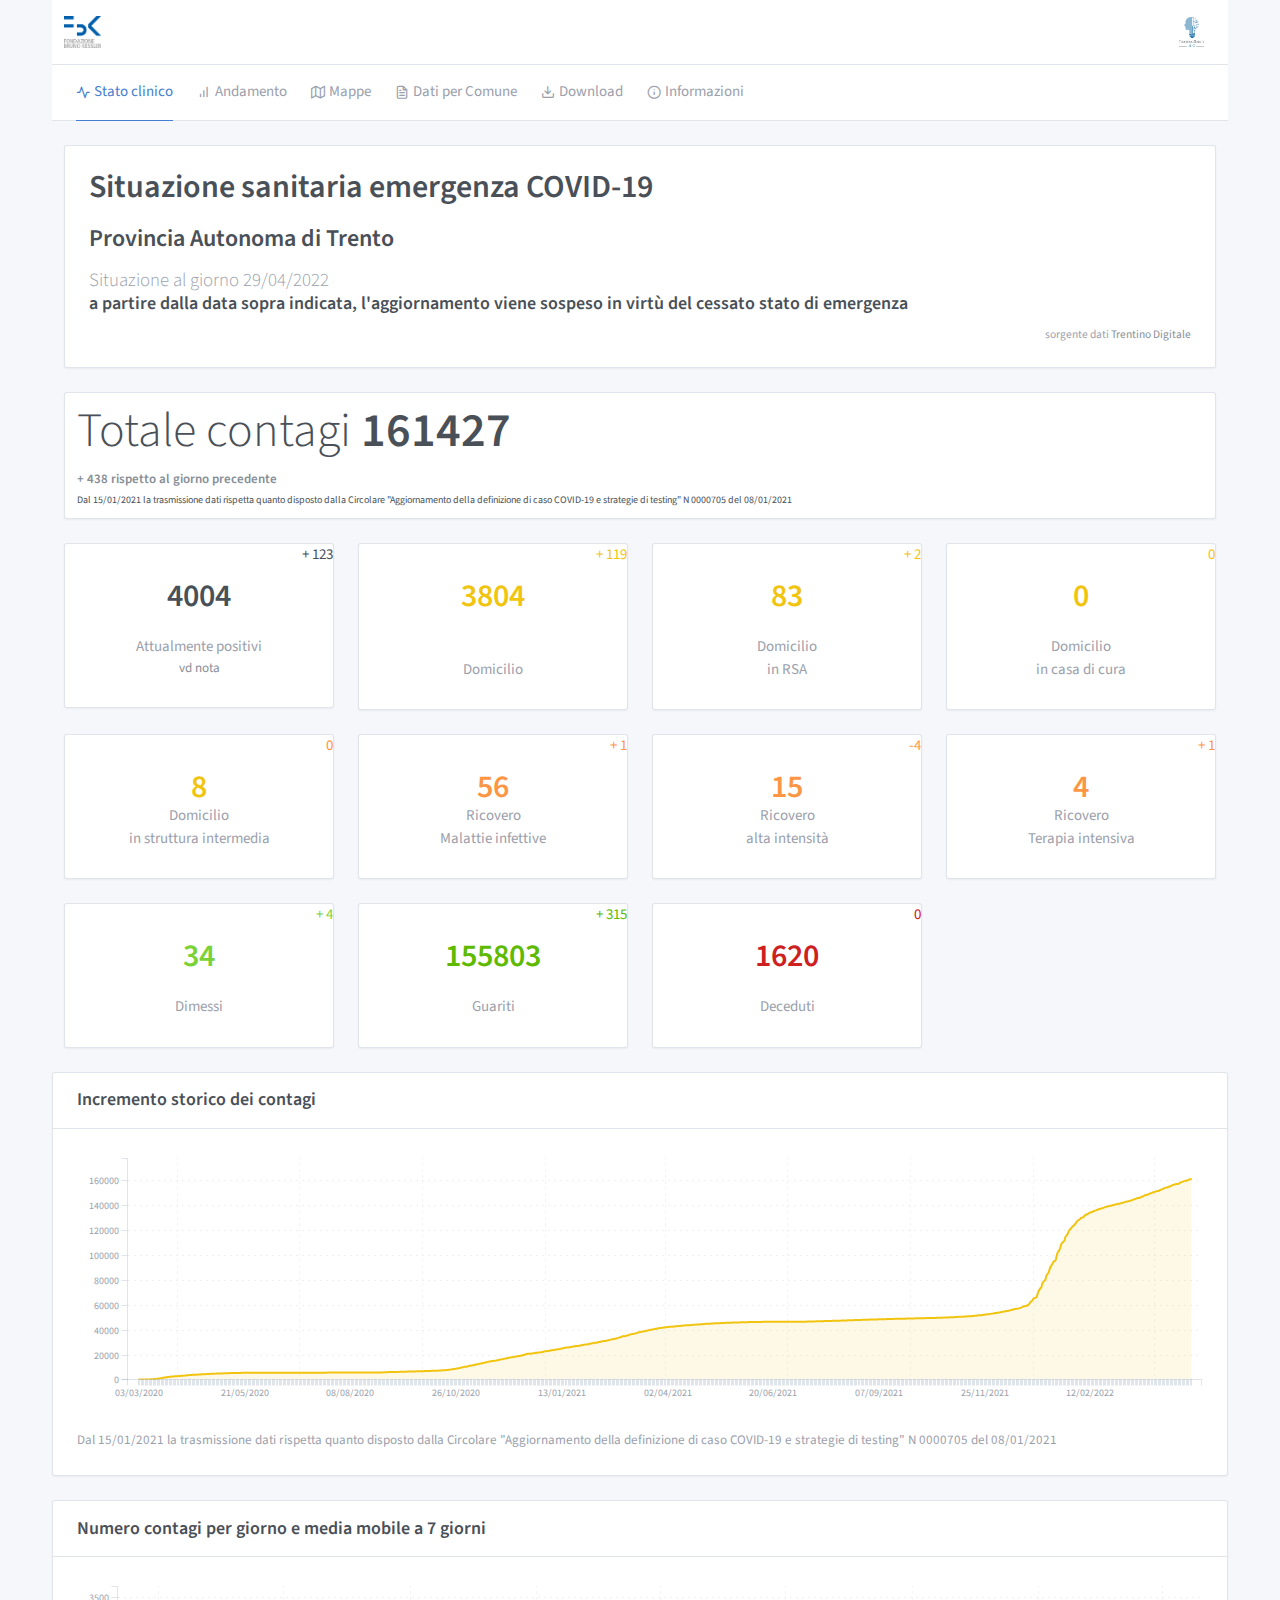
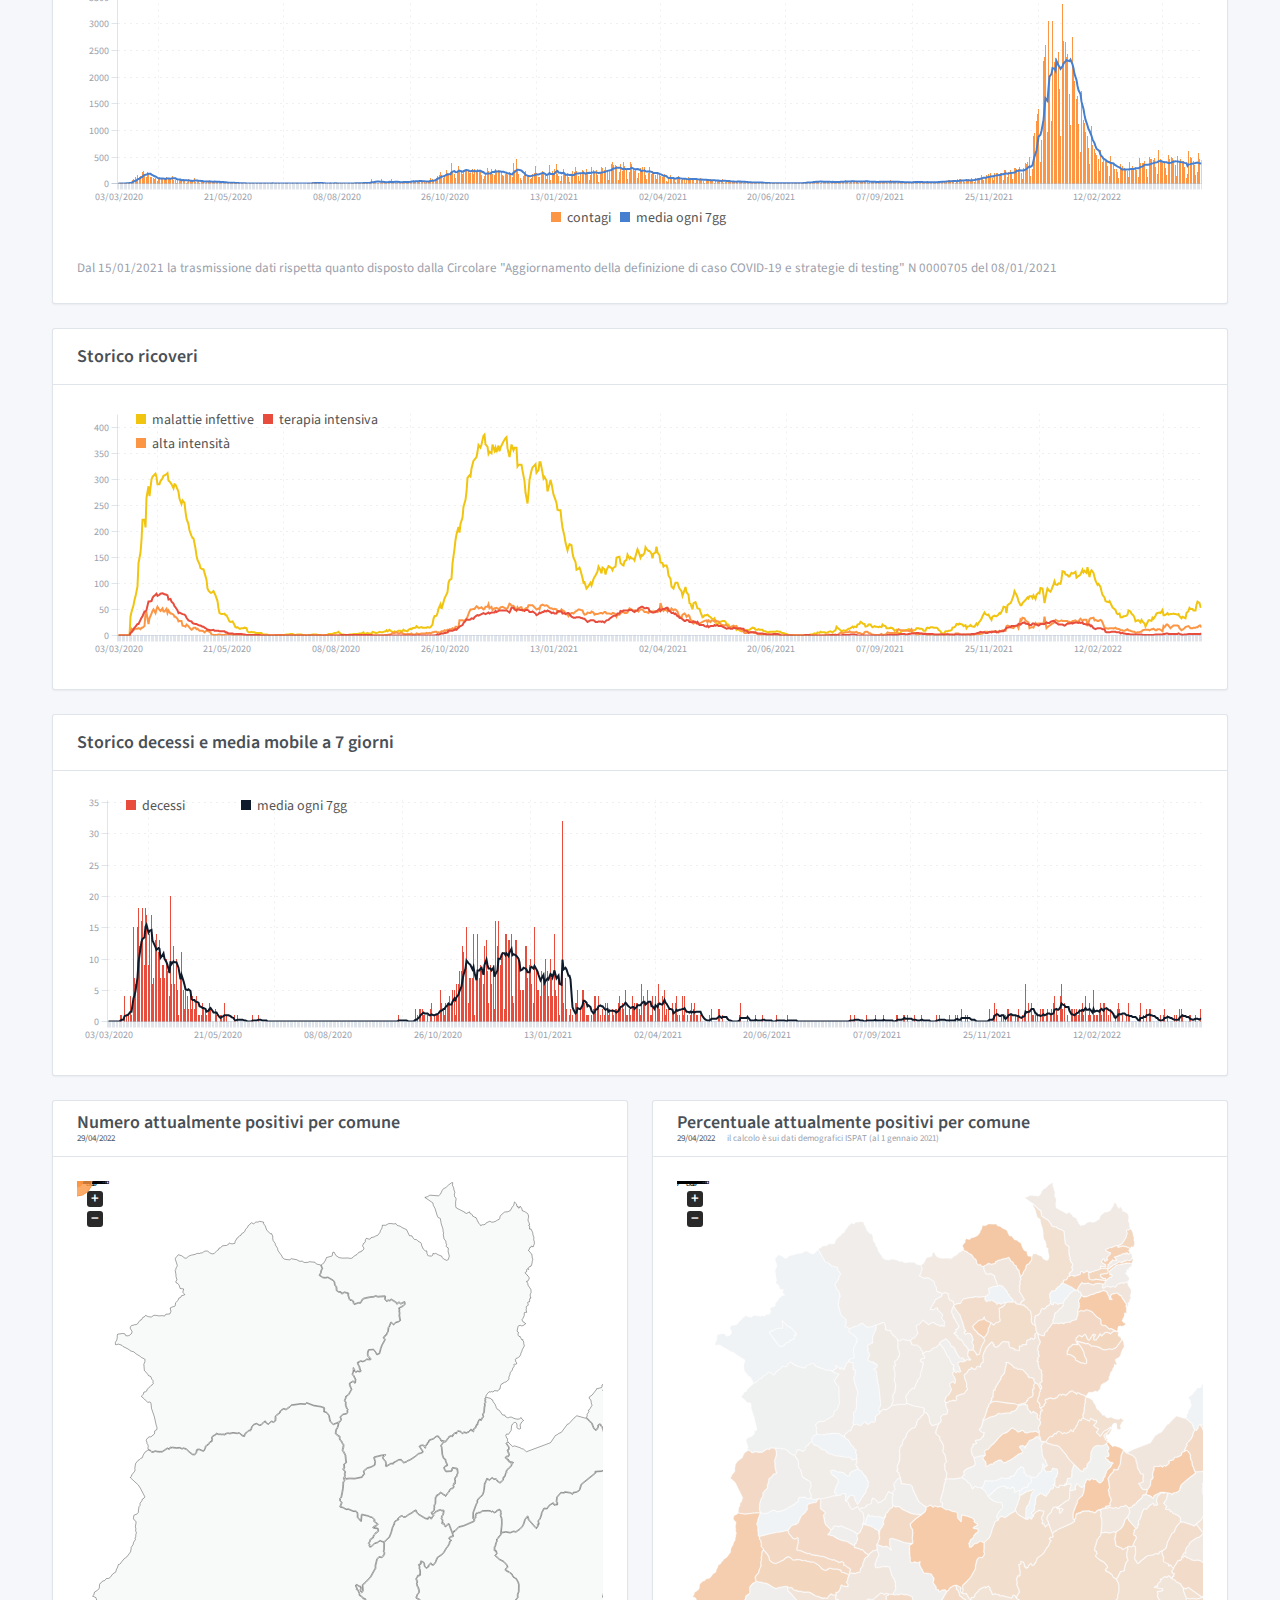
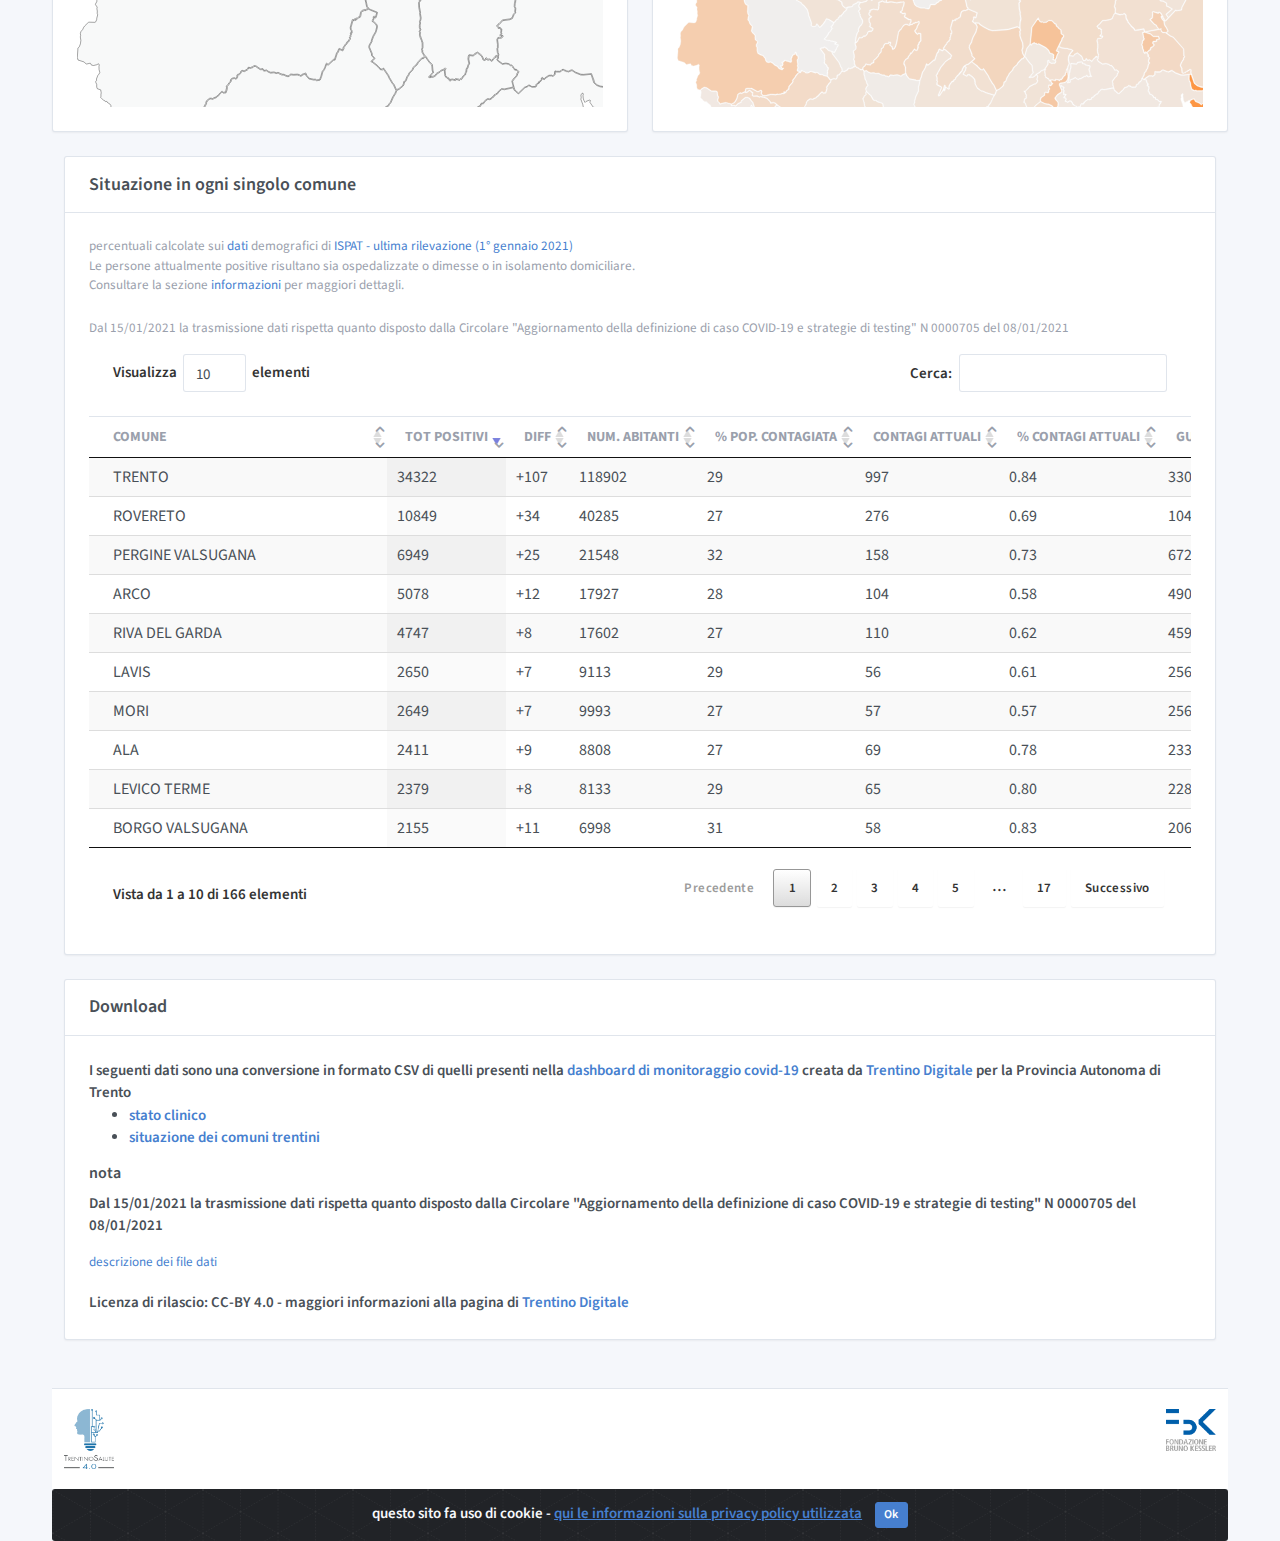
<file: index.html>
<html lang="en" dir="ltr" prefix="og: http://ogp.me/ns#">

<head>
    <meta name="author" content="Maurizio Napolitano">
    <meta charset="UTF-8">
    <meta name="viewport" content="width=device-width, user-scalable=no, initial-scale=1.0, maximum-scale=1.0, minimum-scale=1.0">
    <meta http-equiv="X-UA-Compatible" content="ie=edge">
    <meta name="msapplication-TileColor" content="#2d89ef">
    <meta name="theme-color" content="#4188c9">
    <meta name="apple-mobile-web-app-status-bar-style" content="black-translucent" />
    <meta name="apple-mobile-web-app-capable" content="yes">
    <meta name="mobile-web-app-capable" content="yes">
    <meta name="HandheldFriendly" content="True">
    <meta name="MobileOptimized" content="320">
    <link rel="icon" href="https://www.fbk.eu/wp-content/themes/fbk-foundation/favicon.ico" type="image/x-icon" />
    <link rel="shortcut icon" type="image/x-icon" href="https://www.fbk.eu/wp-content/themes/fbk-foundation/favicon.ico" />
    <meta property="og:image" content="./assets/images/placeholder.jpg">
    <meta name="description" content="Situazione sanitaria Covid-19 in Provincia Autonoma di Trento">
    <meta property="og:title" content="Situazione sanitaria Covid-19 in Provincia Autonoma di Trento">
    <meta property="og:description" content="dati della situazione di emergenza sanitaria COVID-19 in Provincia Autonoma di Trento">
    <meta property="og:type" content="website">
    <meta property="og:url" content="https://covid19trentino.fbk.eu">
    <meta property="og:site_name" content="Situazione sanitaria Covid-19 in Provincia Autonoma di Trento">
    <meta name="twitter:card" content="summary_large_image">
    <meta name="twitter:title" content="Situazione sanitaria Covid-19 in Provincia Autonoma di Trento">
    <meta name="twitter:description" content="dati della situazione di emergenza sanitaria COVID-19 in Provincia Autonoma di Trento">
    <meta name="twitter:image" content="https://covid19trentino.fbk.eu/assets/images/logo/logo_FBK_300.png">
    <title>Situazione sanitaria Covid-19 in Provincia Autonoma di Trento</title>
    <link rel="stylesheet" href="./assets/css/font-awesome.min.css">
    <link rel="stylesheet" href="./assets/css/cookiealert.css">
    <link rel="stylesheet" href="https://fonts.googleapis.com/css?family=Source+Sans+Pro:300,300i,400,400i,500,500i,600,600i,700,700i&amp;subset=latin-ext">



    <!-- Matomo -->
    <script type="text/javascript">
        var _paq = window._paq || [];
        /* tracker methods like "setCustomDimension" should be called before "trackPageView" */
        _paq.push(['trackPageView']);
        _paq.push(['enableLinkTracking']);
        (function() {
            var u = "//stats.labmod.org/";
            _paq.push(['setTrackerUrl', u + 'matomo.php']);
            _paq.push(['setSiteId', '3']);
            var d = document,
                g = d.createElement('script'),
                s = d.getElementsByTagName('script')[0];
            g.type = 'text/javascript';
            g.async = true;
            g.defer = true;
            g.src = u + 'matomo.js';
            s.parentNode.insertBefore(g, s);
        })();
    </script>
    <noscript>
    <p><img src="//stats.labmod.org/matomo.php?idsite=3&amp;rec=1" style="border:0;" alt="" /></p>
  </noscript>
    <!-- End Matomo Code -->



    <script src="./assets/js/require.min.js"></script>
    <script>
        requirejs.config({
            baseUrl: '.'
        });
    </script>
    <!-- Dashboard Core -->
    <link href="./assets/css/dashboard.css" rel="stylesheet" />
    <script src="./assets/js/dashboard.js"></script>
    <!-- c3.js Charts Plugin -->
    <link href="./assets/plugins/charts-c3/plugin.css" rel="stylesheet" />
    <script src="./assets/plugins/charts-c3/plugin.js"></script>
    <!-- Datatables Plugin -->
    <!-- Datatables -->
    <link href="./assets/css/datatables.css" rel="stylesheet" type="text/css" />
    <script src="./assets/plugins/datatables/plugin.js"></script>
    <!--
    <link href="https://cdn.datatables.net/buttons/1.6.1/css/buttons.dataTables.min.css" rel="stylesheet" />
    <scritp src='https://cdn.datatables.net/buttons/1.6.1/js/dataTables.buttons.min.js'/>
  -->
    <style>
        .maplegend {
            background: white;
            border: black 1px solid;
        }
    </style>
</head>

<body>
    <div class="page">
        <div class="container">
            <!--flex-fill">-->
            <div class="header py-4">
                <div class="container-fluid">
                    <div class="d-flex">
                        <a class="header-brand" href="#">
                            <img src="./assets/images/logo/logo_FBK.png" class="header-brand-img" alt="FBK logo">
                        </a>
                        <div class="d-flex order-lg-2 ml-auto">
                            <div class="nav-item d-none d-md-flex">
                                <img height="30px" class="float-right" src="assets/images/logo/logo_trentinosalute_center.png" />
                            </div>
                        </div>
                        <a href="#" class="header-toggler d-lg-none ml-3 ml-lg-0" data-toggle="collapse" data-target="#headerMenuCollapse">
                            <span class="header-toggler-icon"></span>
                        </a>
                    </div>
                </div>
            </div>
            <div class="header collapse d-lg-flex p-0" id="headerMenuCollapse">
                <div class="container-fluid">
                    <div class="col-lg order-lg-first">
                        <ul class="nav nav-tabs border-0 flex-column flex-lg-row">
                            <li class="nav-item">
                                <a href="#statoclinico" class="nav-link active"><i class="fe fe-activity"></i> Stato clinico</a>
                            </li>
                            <li class="nav-item">
                                <a href="#storico" class="nav-link"><i class="fe fe-bar-chart"></i> Andamento</a>
                            </li>
                            <li class="nav-item">
                                <a href="#maps" class="nav-link"><i class="fe fe-map"></i> Mappe</a>
                            </li>
                            <li class="nav-item">
                                <a href="#datixcomune" class="nav-link"><i class="fe fe-file-text"></i> Dati per Comune</a>
                            </li>
                            <li class="nav-item">
                                <a href="#download" class="nav-link"><i class="fe fe-download"></i> Download</a>
                            </li>
                            <li class="nav-item">
                                <a class="nav-link" data-toggle="modal" data-target="#infoModal"><i class="fe fe-info"></i>
                                Informazioni</a>
                            </li>
                        </ul>
                    </div>
                </div>
            </div>
            <div class="modal fade" id="infoModal" tabindex="-1" role="dialog" aria-labelledby="infoModal" aria-hidden="true">
                <div class="modal-dialog">
                    <div class="modal-content">
                        <div class="modal-header">
                            <h4 class="modal-title">Informazioni</h4>
                        </div>
                        <div class="modal-body">
                            <p>
                            </p>
                            <div class="text-justify">
                                <p>
                                    I dati presentati in questa pagina descrivono la la situazione di emergenza sanitaria
                                    <strong>COVID-19</strong>.<br /> e provengono dalla <a href='https://patn.maps.arcgis.com/apps/opsdashboard/index.html#/30d39ef2c83a47d285512a4685235843'>piattaforma</a> di <strong>Trentino Digitale</strong> messa a
                                    disposizione dalla <strong>Provincia Autonoma di
                    Trento</strong> per divulgare i dati di che <strong>APSS</strong> fornisce quotidianamente.<br /> Qualsiasi aggiornamento di quella piattaforma, influenza questa.
                                </p>
                                <p>
                                    <a href="https://patn.maps.arcgis.com/apps/opsdashboard/index.html#/30d39ef2c83a47d285512a4685235843">Trentino
                    Digitale</a> fornisce questa descrizione delle voci riportate:<br /><br /> Per informare i cittadini e mettere a disposizione i dati raccolti, utili ai soli fini comunicativi e informativi, si mettono
                                    a disposizione, con licenza CC-BY-4.0, le seguenti informazioni:
                                    <ul>
                                        <li>Totale contagi: totale delle persone risultate positive data dalla somma di attualmente positivi, guariti e deceduti.
                                        </li>
                                        <li>Attualmente positivi: totale persone attualmente positive, sia ospedalizzate o dimesse che in isolamento domiciliare.</li>
                                        <li>Dimessi: totale persone dimesse, ma ancora postitive.</li>
                                        <li>Guariti: totale persone clinicamente guarite.</li>
                                        <li>Deceduti: persone decedute.</li>
                                    </ul>
                                    Dal 15/01/2021 la trasmissione dati rispetta quanto disposto dalla Circolare "Aggiornamento della definizione di caso COVID-19 e strategie di testing" N 0000705 del 08/01/2021.
                                </p>
                                <p>
                                    le colonne della tabella con lo stato dei comuni che riportano i valori in percentuale sono calcolati in automatico e sulla base dei dati raccolti dal sito di Trentino Digitale e da quelli di <a href="http://www.statistica.provincia.tn.it/">ISPAT</a>                                    sul <strong>numero di residenti al primo gennaio 2021</strong> raccolti secondo la nuova metodologia utilizzata dall'Istat per il calcolo della popolazione, basata sulla contabilizzazione dei microdati demografici e
                                    sui dati censuari ricavati dal Censimento Permanente della Popolazione introdotto a partire dall'anno 2018 in sostituzione dei tradizionali Censimenti decennali. <br/> In alcuni casi le persone che vivono in un comune
                                    sono trasferite in strutture intermedie o si trovano in RSA di altri comuni, risultano pertanto nel conteggio anche se, in realtà, si trovano in altro luogo.
                                </p>
                                <p>
                                    <br /> Informazioni sulla situazione COVID-19 alla pagina <a href=" https://www.apss.tn.it/-/covid19 " target="_new ">dell'APSS - Azienda Provinciale per i Servizi Sanitari</a>
                                </p>
                                <p>
                                    Progetto sviluppato da <a href="http://twitter.com/napo ">Maurizio Napolitano</a> -
                                    <a href="http://www.fbk.eu " target="_new ">Fondazione Bruno Kessler</a>
                                </p>
                                <div class="row>">
                                    <div class="col-sm-12">
                                        <img height="60px" class="float-right" src='./assets/images/logo/logo_trentinosalute_center.png' />&nbsp;
                                        <img height="60px" class="float-right" src="assets/images/logo/logo_FBK.png" alt='FBK' />
                                    </div>
                                </div>
                            </div>
                        </div>
                        <div class="modal-footer">
                            <button type="button" class="btn btn-default" data-dismiss="modal">OK</button>
                        </div>
                    </div>
                </div>
            </div>
            <div class="my-3 my-md-5">
                <div class="container">
                    <!-- menu -->
                    <div class="row">
                        <div class="col-12 col-md-12 col-lg-12 col-xl-12">
                            <div class="card">
                                <div class="card-body">
                                    <div class="row">
                                        <div class="col-12 col-md-12 col-lg-12 col-xl-12">
                                            <div class="h1">Situazione sanitaria emergenza COVID-19</div>
                                            <div class="h3">Provincia Autonoma di Trento</div>
                                            <div class="text-muted lead">
                                                Situazione al giorno
                                                <span id="oggi" class="spinner-border"></span>
                                            </div>
                                            <div class="h4">a partire dalla data sopra indicata, l'aggiornamento viene sospeso in virtù del cessato stato di emergenza</div>
                                        </div>
                                    </div>
                                    <div class="row">
                                        <div class="col-12-sm col-md-12 col-lg-12 col-xl-12 text-right text-secondary text-muted small">
                                            <span class="small">sorgente dati
                      <a class="text-secondary"
                        href="https://patn.maps.arcgis.com/apps/opsdashboard/index.html#/30d39ef2c83a47d285512a4685235843"
                        target="_nw">
                        Trentino Digitale</a>
                      </span>
                                        </div>
                                    </div>
                                </div>
                            </div>
                        </div>
                    </div>
                </div>
                <!-- stato clinico -->
                <div class="container">
                    <div class="row">
                        <div class="col-12 col-md-12 col-lg-12 col-xl-12">
                            <div class="card">
                                <div class="card-body p-3 text-left">
                                    <div class="display-4 m-0">
                                        Totale contagi
                                        <strong><span id="totale" class="spinner-border"></span></strong>
                                        <p style='font-size:small;' id="variazionecasi" class="text-left text-gray">
                                            <br /><span id="difftotaletext"></span> rispetto al giorno precedente<br /></span>
                                        </p>
                                        <small style='font-size:x-small;'>Dal 15/01/2021 la trasmissione dati rispetta
                                        quanto disposto dalla Circolare
                                        "Aggiornamento della definizione di caso COVID-19 e strategie di testing" N
                                        0000705 del 08/01/2021</small>
                                    </div>
                                </div>
                            </div>
                        </div>
                    </div>
                    <div class="row" id="statoclinico">
                        <div class="col-6 col-sm-6 col-md-3 col-lg-3 col-xl-3">
                            <div class="card">
                                <div id="ieripositiviattuali" class="text-right text-black">
                                    <i id="fieripositiviattuali"></i>
                                </div>
                                <div class="card-body p-3 text-center">
                                    <div class="h1 m-0 text-black">
                                        <span id="positiviattuali" class="spinner-border"></span>
                                    </div>
                                    <div class="text-muted mb-4">
                                        <br />Attualmente positivi<br/>
                                        <small><a href="#nota" class="text-secondary">vd nota</a></small>
                                    </div>
                                </div>
                            </div>
                        </div>
                        <div class="col-6 col-sm-6 col-md-3 col-lg-3 col-xl-3">
                            <div class="card">
                                <div id="ieridomicilio" class="text-right text-yellow">
                                    <i id="fieridomicilio"></i>
                                </div>
                                <div class="card-body p-3 text-center">
                                    <div class="h1 m-0 text-yellow">
                                        <span id="domicilio" class="spinner-border"></span>
                                    </div>
                                    <div class="text-muted mb-4">
                                        <br /><br />Domicilio
                                    </div>
                                </div>
                            </div>
                        </div>
                        <div class="col-6 col-sm-6 col-md-3 col-lg-3 col-xl-3">
                            <div class="card">
                                <div id="ierirsa" class="text-right text-yellow">
                                    <i id="fierirsa"></i>
                                </div>
                                <div class="card-body p-3 text-center">
                                    <div class="h1 m-0 text-yellow">
                                        <span id="rsa" class="spinner-border"></span>
                                    </div>
                                    <div class="text-muted mb-4">
                                        <br />Domicilio<br />in RSA
                                    </div>
                                </div>
                            </div>
                        </div>
                        <div class="col-6 col-sm-6 col-md-3 col-lg-3 col-xl-3">
                            <div class="card">
                                <div id="iericasacura" class="text-right text-yellow">
                                    <i id="fiericasacura"></i>
                                </div>
                                <div class="card-body p-3 text-center">
                                    <div class="h1 m-0 text-yellow">
                                        <span id="casacura" class="spinner-border"></span>
                                    </div>
                                    <div class="text-muted mb-4">
                                        <br />Domicilio<br />in casa di cura
                                    </div>
                                </div>
                            </div>
                        </div>
                        <div class="col-6 col-sm-6 col-md-3 col-lg-3 col-xl-3">
                            <div class="card">
                                <div id="ieristruttura" class="text-right text-orange">
                                    <i id="fieristruttura"></i>
                                </div>
                                <div class="card-body p-3 text-center">
                                    <div class="h1 m-0 text-yellow">
                                        <span id="struttura" class="spinner-border"></span>
                                    </div>
                                    <div class="text-muted mb-4">
                                        Domicilio<br />in struttura intermedia
                                    </div>
                                </div>
                            </div>
                        </div>
                        <div class="col-6 col-sm-6 col-md-3 col-lg-3 col-xl-3">
                            <div class="card">
                                <div id="ieriinfettive" class="text-right text-orange">
                                    <i id="fieriinfettive"></i>
                                </div>
                                <div class="card-body p-3 text-center">
                                    <div class="h1 m-0 text-orange">
                                        <span id="infettive" class="spinner-border"></span>
                                    </div>
                                    <div class="text-muted mb-4">
                                        Ricovero<br />Malattie infettive
                                    </div>
                                </div>
                            </div>
                        </div>
                        <div class="col-6 col-sm-6 col-lg-3 col-lg-3 col-xl-3">
                            <div class="card">
                                <div id="ieriintensita" class="text-right text-orange">
                                    <i id="fieriintensita"></i>
                                </div>
                                <div class="card-body p-3 text-center">
                                    <div class="h1 m-0 text-orange">
                                        <span id="intesita" class="spinner-border"></span>
                                    </div>
                                    <div class="text-muted mb-4">
                                        Ricovero<br>alta intensità
                                    </div>
                                </div>
                            </div>
                        </div>
                        <div class="col-6 col-sm-6 col-lg-3 col-lg-3 col-xl-3">
                            <div class="card">
                                <div id="ieriintensiva" class="text-right text-orange">
                                    <i id="fieriintensiva"></i>
                                </div>
                                <div class="card-body p-3 text-center">
                                    <div class="h1 m-0 text-orange">
                                        <span id="intensiva" class="spinner-border"></span>
                                    </div>
                                    <div class="text-muted mb-4">
                                        Ricovero<br />Terapia intensiva
                                    </div>
                                </div>
                            </div>
                        </div>
                        <div class="col-6 col-sm-6 col-lg-3 col-lg-3 col-xl-3">
                            <div class="card">
                                <div id="ieridimessi" class="text-right text-lime">
                                    <i id="fieridimessi"></i>
                                </div>
                                <div class="card-body p-3 text-center">
                                    <div class="h1 m-0 text-lime">
                                        <span id="dimessi" class="spinner-border"></span>
                                    </div>
                                    <div class="text-muted mb-4">
                                        <br />Dimessi
                                    </div>
                                </div>
                            </div>
                        </div>
                        <div class="col-6 col-sm-6 col-lg-3 col-lg-3 col-xl-3">
                            <div class="card">
                                <div id="ieriguariti" class="text-right text-green">
                                    <i id="fieriguariti"></i>
                                </div>
                                <div class="card-body p-3 text-center">
                                    <div class="h1 m-0 text-green">
                                        <span id="guariti" class="spinner-border"></span>
                                    </div>
                                    <div class="text-muted mb-4">
                                        <br />Guariti
                                    </div>
                                </div>
                            </div>
                        </div>
                        <div class="col-6 col-sm-6 col-lg-3 col-lg-3 col-xl-3">
                            <div class="card">
                                <div id="ierideceduti" class="text-right text-red">
                                    <i id="fierideceduti"></i>
                                </div>
                                <div class="card-body p-3 text-center">
                                    <div class="h1 m-0 text-red">
                                        <span id="deceduti" class="spinner-border"></span>
                                    </div>
                                    <div class="text-muted mb-4">
                                        <br />Deceduti
                                    </div>
                                </div>
                            </div>
                        </div>
                    </div>
                </div>
                <div class="row" id="storico">
                    <div class="col-12 col-md-12 col-lg-12 col-xl-12">
                        <div class="card">
                            <div class="card-header">
                                <h3 class="card-title">
                                    <strong>Incremento storico dei contagi
                  </strong>&nbsp;<span id="spinandamento" class="spinner-border"></span>
                                </h3>
                            </div>
                            <div class="card-body">
                                <div id="chart-bar-stacked" style="height: 16rem"></div>
                                <br /><small class="text-muted">Dal 15/01/2021 la trasmissione dati rispetta quanto disposto dalla Circolare
                                "Aggiornamento della definizione di caso COVID-19 e strategie di testing" N 0000705 del
                                08/01/2021</small>
                            </div>
                        </div>
                    </div>
                </div>
                <div class="row" id="numerocontagi">
                    <div class="col-12 col-md-12 col-lg-12 col-xl-12">
                        <div class="card">
                            <div class="card-header">
                                <h3 class="card-title">
                                    <strong>Numero contagi per giorno e media mobile a 7 giorni
                    <span id="spinandamentocontagi" class="spinner-border"></span>
                </h3>
              </div>
              <div class="card-body">
                <div id="chart-contagi" style="height: 16rem"></div>
                <br /><small class="text-muted">Dal 15/01/2021 la trasmissione dati rispetta quanto disposto
                        dalla Circolare
                        "Aggiornamento della definizione di caso COVID-19 e strategie di testing" N 0000705 del
                        08/01/2021</small>
              </div>
            </div>
          </div>
        </div>
        <!-- ricoveri -->
        <div class="row" id="ricoveri">
          <div class="col-12 col-md-12 col-lg-12 col-xl-12">
            <div class="card">
              <div class="card-header">
                <h3 class="card-title">
                  <strong>Storico ricoveri
                  </strong>&nbsp;<span id="spinricoveri" class="spinner-border"></span>
                                </h3>
                            </div>
                            <div class="card-body">
                                <div id="chart-bar-stacked-ricoveri" style="height: 16rem"></div>
                            </div>
                        </div>
                    </div>
                </div>
                <!-- decessi -->
                <div class="row" id="decessi">
                    <div class="col-12 col-md-12 col-lg-12 col-xl-12">
                        <div class="card">
                            <div class="card-header">
                                <h3 class="card-title">
                                    <strong>Storico decessi e media mobile a 7 giorni
                  </strong>&nbsp;<span id="spindecessi" class="spinner-border"></span>
                                </h3>
                            </div>
                            <div class="card-body">
                                <div id="chart-bar-stacked-decessi" style="height: 16rem"></div>
                            </div>
                        </div>
                    </div>
                </div>
                <!-- mappe -->
                <div class="row" id="maps">
                    <div class="col-sm-6">
                        <div class="card">
                            <div class="card-header">
                                <h3 class="card-title">
                                    <strong>Numero attualmente positivi per comune</strong><br /><span style="font-size: xx-small" id="oggimap1"></span><span style="font-size: xx-small">&nbsp;<br/></span><span id="spinmappoints" class="spinner-border"></span>
                                </h3>
                            </div>
                            <div class="card-body">
                                <div class="map map-square">
                                    <div class="map-content" id="map-trentino-svg-points">
                                    </div>
                                </div>
                            </div>
                        </div>
                    </div>
                    <div class="col-sm-6">
                        <div class="card">
                            <div class="card-header">
                                <h3 class="card-title">
                                    <strong>Percentuale attualmente positivi per comune</strong><br /><span style="font-size: xx-small" id="oggimap2"></span><span style="font-size:xx-small;" class="text-muted text-right">&nbsp;&nbsp;&nbsp;&nbsp;&nbsp;&nbsp;il calcolo è sui <a href="data/codici_comuni.csv">dati</a> demografici <a href="http://www.statistica.provincia.tn.it/">ISPAT</a> (al 1 gennaio 2021)</a></small><span id="spinmap" class="spinner-border"></span>
                                </h3>
                            </div>
                            <div class="card-body">
                                <span class="text-muted" id="mapindicator"></span>
                                <div class="map map-square">
                                    <div class="map-content" id="map-trentino-svg"></div>
                                </div>
                            </div>
                        </div>
                    </div>
                </div>
                <div class="row">
                    <div class="col-sm-12">
                        <div class="container-fluid">
                            <div class="card" id="datixcomune">
                                <div class="card-header">
                                    <h3 class="card-title">
                                        <strong>Situazione in ogni singolo comune</strong>&nbsp;<span id="spintable" class="spinner-border"></span>
                                    </h3>
                                </div>
                                <div class="card-body">
                                    <small class="text-muted text-right">
                                 percentuali calcolate sui <a href="data/codici_comuni.csv">dati</a> demografici di
                                 <a href="http://www.statistica.provincia.tn.it/">ISPAT - ultima rilevazione (1&deg; gennaio 2021)</a>
                                 <br/>
                                 Le persone attualmente positive risultano sia ospedalizzate o dimesse o in isolamento domiciliare.<br/>
                                 Consultare la sezione <a href="#informazioni" data-toggle="modal" data-target="#infoModal">informazioni</a> per maggiori dettagli.
                                 </small>
                                    <br /><br/>
                                    <small class="text-muted text-right">Dal 15/01/2021 la trasmissione dati rispetta quanto
                                    disposto dalla
                                    Circolare
                                    "Aggiornamento della definizione di caso COVID-19 e strategie di testing" N
                                    0000705 del 08/01/2021</small>
                                    <div class="table-responsive">
                                        <table id="data-table" class="table card-table table-vcenter text-nowrap datatable display">
                                            <thead>
                                                <tr>
                                                    <th>COMUNE</th>
                                                    <th>TOT POSITIVI</th>
                                                    <th>DIFF</th>
                                                    <th>NUM. ABITANTI</th>
                                                    <th>% POP. CONTAGIATA</th>
                                                    <th>CONTAGI ATTUALI</th>
                                                    <th>% CONTAGI ATTUALI</th>
                                                    <th>GUARIGIONI</th>
                                                    <th>DIFF</th>
                                                    <!--
                                                <th>DECESSI</th>
                                                <th>DIFF</th>
                                                -->
                                                    <th>ULTIMO AGG</th>
                                                </tr>
                                            </thead>
                                            <tr>
                                                <td></td>
                                                <td></td>
                                                <td></td>
                                                <td></td>
                                                <td></td>
                                                <td></td>
                                                <td></td>
                                                <td></td>
                                                <td></td>
                                                <!--
                                            <td></td>
                                            <td></td>
                                            -->
                                                <td></td>
                                            </tr>
                                        </table>
                                    </div>
                                </div>
                            </div>
                        </div>
                    </div>
                </div>
                <!-- open data -->
                <div class="row">
                    <div class="col-sm-12">
                        <div class="container-fluid">
                            <div class="card" id="download">
                                <div class="card-header">
                                    <h3 class="card-title"><strong>Download</strong></h3>
                                </div>
                                <div class="card-body">
                                    I seguenti dati sono una conversione in formato CSV di quelli presenti nella <a href="https://patn.maps.arcgis.com/apps/opsdashboard/index.html#/30d39ef2c83a47d285512a4685235843">dashboard
                    di monitoraggio covid-19</a> creata da <a href="https://www.trentinodigitale.it/">Trentino
                    Digitale</a> per la Provincia Autonoma di Trento<br/>
                                    <ul>
                                        <li><a href="data/stato_clinico_td.csv">stato clinico</a></li>
                                        <li><a href="data/stato_comuni_td.csv">situazione dei comuni trentini</a></li>
                                    </ul>
                                    <h5>nota</h5>
                                    <p><a name="nota">
                                        Dal 15/01/2021 la trasmissione dati rispetta quanto disposto dalla Circolare
                                        "Aggiornamento della definizione di caso COVID-19 e strategie di testing" N
                                        0000705 del 08/01/2021
                                    </a>
                                    </p>
                                    <small><a href="data/data_description.txt">descrizione dei file dati</a><br /><br />
                  </small> Licenza di rilascio: CC-BY 4.0 - maggiori informazioni alla pagina di <a href="https://patn.maps.arcgis.com/apps/opsdashboard/index.html#/30d39ef2c83a47d285512a4685235843">Trentino
                    Digitale</a>
                                </div>
                            </div>
                        </div>
                    </div>
                </div>
            </div>
            <footer class="footer">
                <div class="container-fluid">
                    <div class="row">
                        <div class="col text-left">
                            <img width="50px" src="assets/images/logo/logo_trentinosalute_center.png" alt='Trentino Salute 4.0' />
                        </div>
                        <div class="col text-right">
                            <img width="50px" src="assets/images/logo/logo_FBK.png" alt='FBK' />
                        </div>
                    </div>
            </footer>
            <div class="container-fluid">
                <div class="row">
                    <!-- START Bootstrap-Cookie-Alert -->
                    <div class="alert text-center cookiealert" role="alert">
                        <strong>questo sito fa uso di cookie</strong> - <a href="https://www.fbk.eu/it/privacy-cookies-policy/" target="_blank">qui le informazioni sulla privacy policy utilizzata</a>
                        <button type="button" class="btn btn-primary btn-sm acceptcookies">
              Ok
            </button>
                    </div>
                    <!-- END Bootstrap-Cookie-Alert -->
                </div>
            </div>
            </div>
        </div>
    </div>
    <script src="assets/js/tw/lib.js"></script>
    <script src="assets/js/tw/chart.js"></script>
    <script src="assets/js/tw/table.js"></script>
    <script src="assets/js/tw/map_points.js"></script>
    <script src="assets/js/tw/map.js"></script>
    <script src="assets/js/cookiealert.js"></script>

</body>

</html>
</file>
<file: assets/plugins/charts-c3/plugin.css>
/*-- Chart --*/
.c3 svg {
  font: 10px sans-serif;
  -webkit-tap-highlight-color: transparent;
  font-family: "Source Sans Pro", -apple-system, BlinkMacSystemFont, "Segoe UI", "Helvetica Neue", Arial, sans-serif;
}

.c3 path,
.c3 line {
  fill: none;
  stroke: rgba(0, 40, 100, 0.12);
}

.c3 text {
  -webkit-user-select: none;
  -moz-user-select: none;
  -ms-user-select: none;
  user-select: none;
  font-size: px2rem(12px);
}

.c3-legend-item-tile,
.c3-xgrid-focus,
.c3-ygrid,
.c3-event-rect,
.c3-bars path {
  shape-rendering: crispEdges;
}

.c3-chart-arc path {
  stroke: #fff;
}

.c3-chart-arc text {
  fill: #fff;
  font-size: 13px;
}

/*-- Axis --*/
/*-- Grid --*/
.c3-grid line {
  stroke: #f0f0f0;
}

.c3-grid text {
  fill: #aaa;
}

.c3-xgrid,
.c3-ygrid {
  stroke: #e6e6e6;
  stroke-dasharray: 2 4;
}

/*-- Text on Chart --*/
.c3-text {
  font-size: 12px;
}

.c3-text.c3-empty {
  fill: #808080;
  font-size: 2em;
}

/*-- Line --*/
.c3-line {
  stroke-width: 2px;
}

/*-- Point --*/
.c3-circle._expanded_ {
  stroke-width: 2px;
  stroke: white;
}

.c3-selected-circle {
  fill: white;
  stroke-width: 1.5px;
}

/*-- Bar --*/
.c3-bar {
  stroke-width: 0;
}

.c3-bar._expanded_ {
  fill-opacity: 1;
  fill-opacity: 0.75;
}

/*-- Focus --*/
.c3-target.c3-focused {
  opacity: 1;
}

.c3-target.c3-focused path.c3-line, .c3-target.c3-focused path.c3-step {
  stroke-width: 2px;
}

.c3-target.c3-defocused {
  opacity: 0.3 !important;
}

/*-- Region --*/
.c3-region {
  fill: steelblue;
  fill-opacity: .1;
}

/*-- Brush --*/
.c3-brush .extent {
  fill-opacity: .1;
}

/*-- Select - Drag --*/
/*-- Legend --*/
.c3-legend-item text {
  fill: #545454;
  font-size: 14px;
}

.c3-legend-item-hidden {
  opacity: 0.15;
}

.c3-legend-background {
  fill: transparent;
  stroke: lightgray;
  stroke-width: 0;
}

/*-- Title --*/
.c3-title {
  font: 14px sans-serif;
}

/*-- Tooltip --*/
.c3-tooltip-container {
  z-index: 10;
}

.c3-tooltip {
  border-collapse: collapse;
  border-spacing: 0;
  empty-cells: show;
  font-size: 11px;
  line-height: 1;
  font-weight: 700;
  color: #fff;
  border-radius: 3px;
  background: #212529;
  white-space: nowrap;
}

.c3-tooltip th {
  padding: 6px 6px;
  text-align: left;
}

.c3-tooltip td {
  padding: 4px 6px;
  font-weight: 400;
}

.c3-tooltip td > span {
  display: inline-block;
  width: 8px;
  height: 8px;
  margin-right: 8px;
  border-radius: 50%;
  vertical-align: baseline;
}

.c3-tooltip td.value {
  text-align: right;
}

/*-- Area --*/
.c3-area {
  stroke-width: 0;
  opacity: 0.1;
}

.c3-target-filled .c3-area {
  opacity: 1 !important;
}

/*-- Arc --*/
.c3-chart-arcs-title {
  dominant-baseline: middle;
  font-size: 1.3em;
}

.c3-chart-arcs .c3-chart-arcs-background {
  fill: #e0e0e0;
  stroke: none;
}

.c3-chart-arcs .c3-chart-arcs-gauge-unit {
  fill: #000;
  font-size: 16px;
}

.c3-chart-arcs .c3-chart-arcs-gauge-max {
  fill: #777;
}

.c3-chart-arcs .c3-chart-arcs-gauge-min {
  fill: #777;
}

.c3-chart-arc .c3-gauge-value {
  fill: #000;
  /*  font-size: 28px !important;*/
}

.c3-chart-arc.c3-target g path {
  opacity: 1;
}

.c3-chart-arc.c3-target.c3-focused g path {
  opacity: 1;
}

.c3-axis {
  fill: #9aa0ac;
}
</file>
<file: assets/css/datatables.css>
table.dataTable{width:100%;margin:0 auto;clear:both;border-collapse:separate;border-spacing:0}table.dataTable thead th,table.dataTable tfoot th{font-weight:bold}table.dataTable thead th,table.dataTable thead td{padding:10px 18px;border-bottom:1px solid #111}table.dataTable thead th:active,table.dataTable thead td:active{outline:none}table.dataTable tfoot th,table.dataTable tfoot td{padding:10px 18px 6px 18px;border-top:1px solid #111}table.dataTable thead .sorting,table.dataTable thead .sorting_asc,table.dataTable thead .sorting_desc,table.dataTable thead .sorting_asc_disabled,table.dataTable thead .sorting_desc_disabled{cursor:pointer;*cursor:hand;background-repeat:no-repeat;background-position:center right}table.dataTable thead .sorting{background-image:url("../images/sort_both.png")}table.dataTable thead .sorting_asc{background-image:url("../images/sort_asc.png")}table.dataTable thead .sorting_desc{background-image:url("../images/sort_desc.png")}table.dataTable thead .sorting_asc_disabled{background-image:url("../images/sort_asc_disabled.png")}table.dataTable thead .sorting_desc_disabled{background-image:url("../images/sort_desc_disabled.png")}table.dataTable tbody tr{background-color:#ffffff}table.dataTable tbody tr.selected{background-color:#B0BED9}table.dataTable tbody th,table.dataTable tbody td{padding:8px 10px}table.dataTable.row-border tbody th,table.dataTable.row-border tbody td,table.dataTable.display tbody th,table.dataTable.display tbody td{border-top:1px solid #ddd}table.dataTable.row-border tbody tr:first-child th,table.dataTable.row-border tbody tr:first-child td,table.dataTable.display tbody tr:first-child th,table.dataTable.display tbody tr:first-child td{border-top:none}table.dataTable.cell-border tbody th,table.dataTable.cell-border tbody td{border-top:1px solid #ddd;border-right:1px solid #ddd}table.dataTable.cell-border tbody tr th:first-child,table.dataTable.cell-border tbody tr td:first-child{border-left:1px solid #ddd}table.dataTable.cell-border tbody tr:first-child th,table.dataTable.cell-border tbody tr:first-child td{border-top:none}table.dataTable.stripe tbody tr.odd,table.dataTable.display tbody tr.odd{background-color:#f9f9f9}table.dataTable.stripe tbody tr.odd.selected,table.dataTable.display tbody tr.odd.selected{background-color:#acbad4}table.dataTable.hover tbody tr:hover,table.dataTable.display tbody tr:hover{background-color:#f6f6f6}table.dataTable.hover tbody tr:hover.selected,table.dataTable.display tbody tr:hover.selected{background-color:#aab7d1}table.dataTable.order-column tbody tr>.sorting_1,table.dataTable.order-column tbody tr>.sorting_2,table.dataTable.order-column tbody tr>.sorting_3,table.dataTable.display tbody tr>.sorting_1,table.dataTable.display tbody tr>.sorting_2,table.dataTable.display tbody tr>.sorting_3{background-color:#fafafa}table.dataTable.order-column tbody tr.selected>.sorting_1,table.dataTable.order-column tbody tr.selected>.sorting_2,table.dataTable.order-column tbody tr.selected>.sorting_3,table.dataTable.display tbody tr.selected>.sorting_1,table.dataTable.display tbody tr.selected>.sorting_2,table.dataTable.display tbody tr.selected>.sorting_3{background-color:#acbad5}table.dataTable.display tbody tr.odd>.sorting_1,table.dataTable.order-column.stripe tbody tr.odd>.sorting_1{background-color:#f1f1f1}table.dataTable.display tbody tr.odd>.sorting_2,table.dataTable.order-column.stripe tbody tr.odd>.sorting_2{background-color:#f3f3f3}table.dataTable.display tbody tr.odd>.sorting_3,table.dataTable.order-column.stripe tbody tr.odd>.sorting_3{background-color:whitesmoke}table.dataTable.display tbody tr.odd.selected>.sorting_1,table.dataTable.order-column.stripe tbody tr.odd.selected>.sorting_1{background-color:#a6b4cd}table.dataTable.display tbody tr.odd.selected>.sorting_2,table.dataTable.order-column.stripe tbody tr.odd.selected>.sorting_2{background-color:#a8b5cf}table.dataTable.display tbody tr.odd.selected>.sorting_3,table.dataTable.order-column.stripe tbody tr.odd.selected>.sorting_3{background-color:#a9b7d1}table.dataTable.display tbody tr.even>.sorting_1,table.dataTable.order-column.stripe tbody tr.even>.sorting_1{background-color:#fafafa}table.dataTable.display tbody tr.even>.sorting_2,table.dataTable.order-column.stripe tbody tr.even>.sorting_2{background-color:#fcfcfc}table.dataTable.display tbody tr.even>.sorting_3,table.dataTable.order-column.stripe tbody tr.even>.sorting_3{background-color:#fefefe}table.dataTable.display tbody tr.even.selected>.sorting_1,table.dataTable.order-column.stripe tbody tr.even.selected>.sorting_1{background-color:#acbad5}table.dataTable.display tbody tr.even.selected>.sorting_2,table.dataTable.order-column.stripe tbody tr.even.selected>.sorting_2{background-color:#aebcd6}table.dataTable.display tbody tr.even.selected>.sorting_3,table.dataTable.order-column.stripe tbody tr.even.selected>.sorting_3{background-color:#afbdd8}table.dataTable.display tbody tr:hover>.sorting_1,table.dataTable.order-column.hover tbody tr:hover>.sorting_1{background-color:#eaeaea}table.dataTable.display tbody tr:hover>.sorting_2,table.dataTable.order-column.hover tbody tr:hover>.sorting_2{background-color:#ececec}table.dataTable.display tbody tr:hover>.sorting_3,table.dataTable.order-column.hover tbody tr:hover>.sorting_3{background-color:#efefef}table.dataTable.display tbody tr:hover.selected>.sorting_1,table.dataTable.order-column.hover tbody tr:hover.selected>.sorting_1{background-color:#a2aec7}table.dataTable.display tbody tr:hover.selected>.sorting_2,table.dataTable.order-column.hover tbody tr:hover.selected>.sorting_2{background-color:#a3b0c9}table.dataTable.display tbody tr:hover.selected>.sorting_3,table.dataTable.order-column.hover tbody tr:hover.selected>.sorting_3{background-color:#a5b2cb}table.dataTable.no-footer{border-bottom:1px solid #111}table.dataTable.nowrap th,table.dataTable.nowrap td{white-space:nowrap}table.dataTable.compact thead th,table.dataTable.compact thead td{padding:4px 17px 4px 4px}table.dataTable.compact tfoot th,table.dataTable.compact tfoot td{padding:4px}table.dataTable.compact tbody th,table.dataTable.compact tbody td{padding:4px}table.dataTable th.dt-left,table.dataTable td.dt-left{text-align:left}table.dataTable th.dt-center,table.dataTable td.dt-center,table.dataTable td.dataTables_empty{text-align:center}table.dataTable th.dt-right,table.dataTable td.dt-right{text-align:right}table.dataTable th.dt-justify,table.dataTable td.dt-justify{text-align:justify}table.dataTable th.dt-nowrap,table.dataTable td.dt-nowrap{white-space:nowrap}table.dataTable thead th.dt-head-left,table.dataTable thead td.dt-head-left,table.dataTable tfoot th.dt-head-left,table.dataTable tfoot td.dt-head-left{text-align:left}table.dataTable thead th.dt-head-center,table.dataTable thead td.dt-head-center,table.dataTable tfoot th.dt-head-center,table.dataTable tfoot td.dt-head-center{text-align:center}table.dataTable thead th.dt-head-right,table.dataTable thead td.dt-head-right,table.dataTable tfoot th.dt-head-right,table.dataTable tfoot td.dt-head-right{text-align:right}table.dataTable thead th.dt-head-justify,table.dataTable thead td.dt-head-justify,table.dataTable tfoot th.dt-head-justify,table.dataTable tfoot td.dt-head-justify{text-align:justify}table.dataTable thead th.dt-head-nowrap,table.dataTable thead td.dt-head-nowrap,table.dataTable tfoot th.dt-head-nowrap,table.dataTable tfoot td.dt-head-nowrap{white-space:nowrap}table.dataTable tbody th.dt-body-left,table.dataTable tbody td.dt-body-left{text-align:left}table.dataTable tbody th.dt-body-center,table.dataTable tbody td.dt-body-center{text-align:center}table.dataTable tbody th.dt-body-right,table.dataTable tbody td.dt-body-right{text-align:right}table.dataTable tbody th.dt-body-justify,table.dataTable tbody td.dt-body-justify{text-align:justify}table.dataTable tbody th.dt-body-nowrap,table.dataTable tbody td.dt-body-nowrap{white-space:nowrap}table.dataTable,table.dataTable th,table.dataTable td{box-sizing:content-box}.dataTables_wrapper{position:relative;clear:both;*zoom:1;zoom:1}.dataTables_wrapper .dataTables_length{float:left}.dataTables_wrapper .dataTables_filter{float:right;text-align:right}.dataTables_wrapper .dataTables_filter input{margin-left:0.5em}.dataTables_wrapper .dataTables_info{clear:both;float:left;padding-top:0.755em}.dataTables_wrapper .dataTables_paginate{float:right;text-align:right;padding-top:0.25em}.dataTables_wrapper .dataTables_paginate .paginate_button{box-sizing:border-box;display:inline-block;min-width:1.5em;padding:0.5em 1em;margin-left:2px;text-align:center;text-decoration:none !important;cursor:pointer;*cursor:hand;color:#333 !important;border:1px solid transparent;border-radius:2px}.dataTables_wrapper .dataTables_paginate .paginate_button.current,.dataTables_wrapper .dataTables_paginate .paginate_button.current:hover{color:#333 !important;border:1px solid #979797;background-color:white;background:-webkit-gradient(linear, left top, left bottom, color-stop(0%, #fff), color-stop(100%, #dcdcdc));background:-webkit-linear-gradient(top, #fff 0%, #dcdcdc 100%);background:-moz-linear-gradient(top, #fff 0%, #dcdcdc 100%);background:-ms-linear-gradient(top, #fff 0%, #dcdcdc 100%);background:-o-linear-gradient(top, #fff 0%, #dcdcdc 100%);background:linear-gradient(to bottom, #fff 0%, #dcdcdc 100%)}.dataTables_wrapper .dataTables_paginate .paginate_button.disabled,.dataTables_wrapper .dataTables_paginate .paginate_button.disabled:hover,.dataTables_wrapper .dataTables_paginate .paginate_button.disabled:active{cursor:default;color:#666 !important;border:1px solid transparent;background:transparent;box-shadow:none}.dataTables_wrapper .dataTables_paginate .paginate_button:hover{color:white !important;border:1px solid #111;background-color:#585858;background:-webkit-gradient(linear, left top, left bottom, color-stop(0%, #585858), color-stop(100%, #111));background:-webkit-linear-gradient(top, #585858 0%, #111 100%);background:-moz-linear-gradient(top, #585858 0%, #111 100%);background:-ms-linear-gradient(top, #585858 0%, #111 100%);background:-o-linear-gradient(top, #585858 0%, #111 100%);background:linear-gradient(to bottom, #585858 0%, #111 100%)}.dataTables_wrapper .dataTables_paginate .paginate_button:active{outline:none;background-color:#2b2b2b;background:-webkit-gradient(linear, left top, left bottom, color-stop(0%, #2b2b2b), color-stop(100%, #0c0c0c));background:-webkit-linear-gradient(top, #2b2b2b 0%, #0c0c0c 100%);background:-moz-linear-gradient(top, #2b2b2b 0%, #0c0c0c 100%);background:-ms-linear-gradient(top, #2b2b2b 0%, #0c0c0c 100%);background:-o-linear-gradient(top, #2b2b2b 0%, #0c0c0c 100%);background:linear-gradient(to bottom, #2b2b2b 0%, #0c0c0c 100%);box-shadow:inset 0 0 3px #111}.dataTables_wrapper .dataTables_paginate .ellipsis{padding:0 1em}.dataTables_wrapper .dataTables_processing{position:absolute;top:50%;left:50%;width:100%;height:40px;margin-left:-50%;margin-top:-25px;padding-top:20px;text-align:center;font-size:1.2em;background-color:white;background:-webkit-gradient(linear, left top, right top, color-stop(0%, rgba(255,255,255,0)), color-stop(25%, rgba(255,255,255,0.9)), color-stop(75%, rgba(255,255,255,0.9)), color-stop(100%, rgba(255,255,255,0)));background:-webkit-linear-gradient(left, rgba(255,255,255,0) 0%, rgba(255,255,255,0.9) 25%, rgba(255,255,255,0.9) 75%, rgba(255,255,255,0) 100%);background:-moz-linear-gradient(left, rgba(255,255,255,0) 0%, rgba(255,255,255,0.9) 25%, rgba(255,255,255,0.9) 75%, rgba(255,255,255,0) 100%);background:-ms-linear-gradient(left, rgba(255,255,255,0) 0%, rgba(255,255,255,0.9) 25%, rgba(255,255,255,0.9) 75%, rgba(255,255,255,0) 100%);background:-o-linear-gradient(left, rgba(255,255,255,0) 0%, rgba(255,255,255,0.9) 25%, rgba(255,255,255,0.9) 75%, rgba(255,255,255,0) 100%);background:linear-gradient(to right, rgba(255,255,255,0) 0%, rgba(255,255,255,0.9) 25%, rgba(255,255,255,0.9) 75%, rgba(255,255,255,0) 100%)}.dataTables_wrapper .dataTables_length,.dataTables_wrapper .dataTables_filter,.dataTables_wrapper .dataTables_info,.dataTables_wrapper .dataTables_processing,.dataTables_wrapper .dataTables_paginate{color:#333}.dataTables_wrapper .dataTables_scroll{clear:both}.dataTables_wrapper .dataTables_scroll div.dataTables_scrollBody{*margin-top:-1px;-webkit-overflow-scrolling:touch}.dataTables_wrapper .dataTables_scroll div.dataTables_scrollBody>table>thead>tr>th,.dataTables_wrapper .dataTables_scroll div.dataTables_scrollBody>table>thead>tr>td,.dataTables_wrapper .dataTables_scroll div.dataTables_scrollBody>table>tbody>tr>th,.dataTables_wrapper .dataTables_scroll div.dataTables_scrollBody>table>tbody>tr>td{vertical-align:middle}.dataTables_wrapper .dataTables_scroll div.dataTables_scrollBody>table>thead>tr>th>div.dataTables_sizing,.dataTables_wrapper .dataTables_scroll div.dataTables_scrollBody>table>thead>tr>td>div.dataTables_sizing,.dataTables_wrapper .dataTables_scroll div.dataTables_scrollBody>table>tbody>tr>th>div.dataTables_sizing,.dataTables_wrapper .dataTables_scroll div.dataTables_scrollBody>table>tbody>tr>td>div.dataTables_sizing{height:0;overflow:hidden;margin:0 !important;padding:0 !important}.dataTables_wrapper.no-footer .dataTables_scrollBody{border-bottom:1px solid #111}.dataTables_wrapper.no-footer div.dataTables_scrollHead table.dataTable,.dataTables_wrapper.no-footer div.dataTables_scrollBody>table{border-bottom:none}.dataTables_wrapper:after{visibility:hidden;display:block;content:"";clear:both;height:0}@media screen and (max-width: 767px){.dataTables_wrapper .dataTables_info,.dataTables_wrapper .dataTables_paginate{float:none;text-align:center}.dataTables_wrapper .dataTables_paginate{margin-top:0.5em}}@media screen and (max-width: 640px){.dataTables_wrapper .dataTables_length,.dataTables_wrapper .dataTables_filter{float:none;text-align:center}.dataTables_wrapper .dataTables_filter{margin-top:0.5em}}
</file>
<file: assets/css/cookiealert.css>
/*
 * Bootstrap Cookie Alert by Wruczek
 * https://github.com/Wruczek/Bootstrap-Cookie-Alert
 * Released under MIT license
 */
.cookiealert {
    position: fixed;
    bottom: 0;
    left: 0;
    width: 100%;
    margin: 0 !important;
    z-index: 999;
    opacity: 0;
    visibility: hidden;
    border-radius: 0;
    transform: translateY(100%);
    transition: all 500ms ease-out;
    color: #f6f8fb;
    background: #f6f8fb url('[data-uri]');
}

.cookiealert.show {
    opacity: 1;
    visibility: visible;
    transform: translateY(0%);
    transition-delay: 1000ms;
}

.cookiealert a {
    text-decoration: underline
}

.cookiealert .acceptcookies {
    margin-left: 10px;
    vertical-align: baseline;
}
</file>
